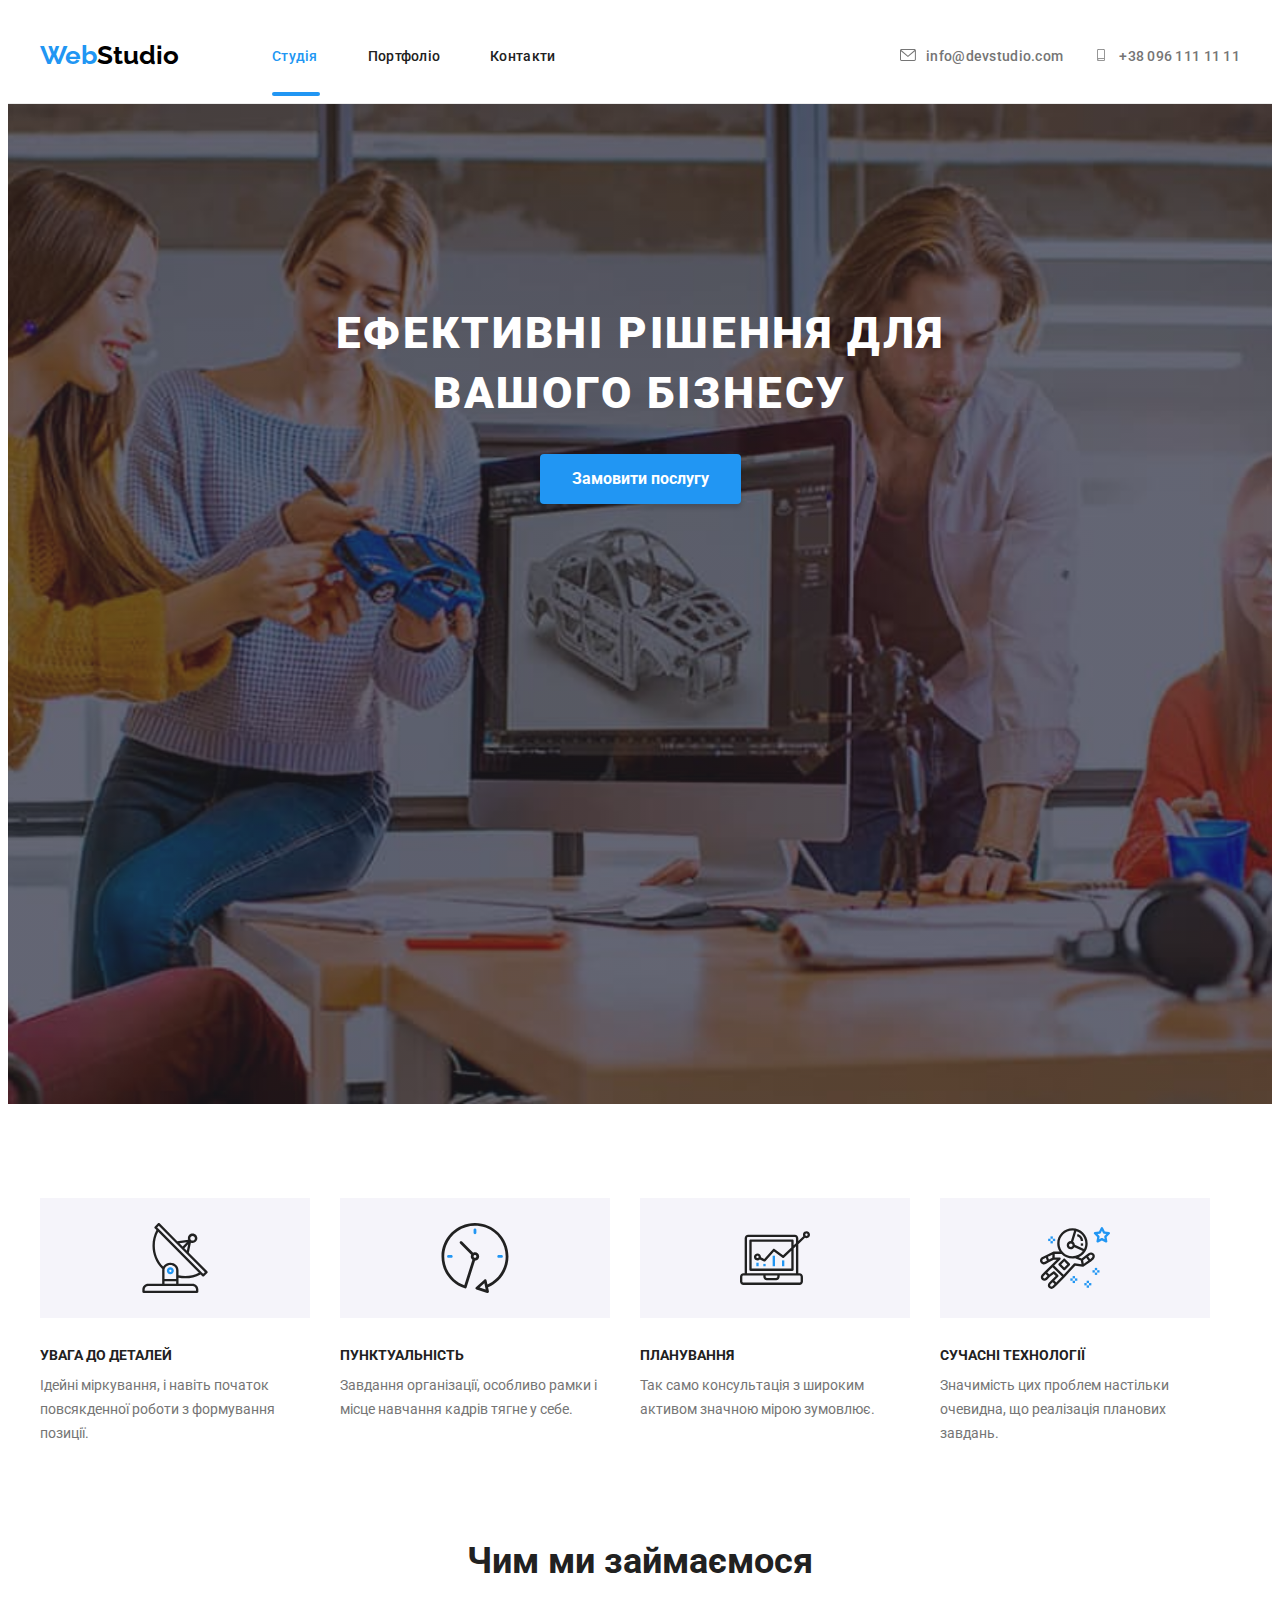
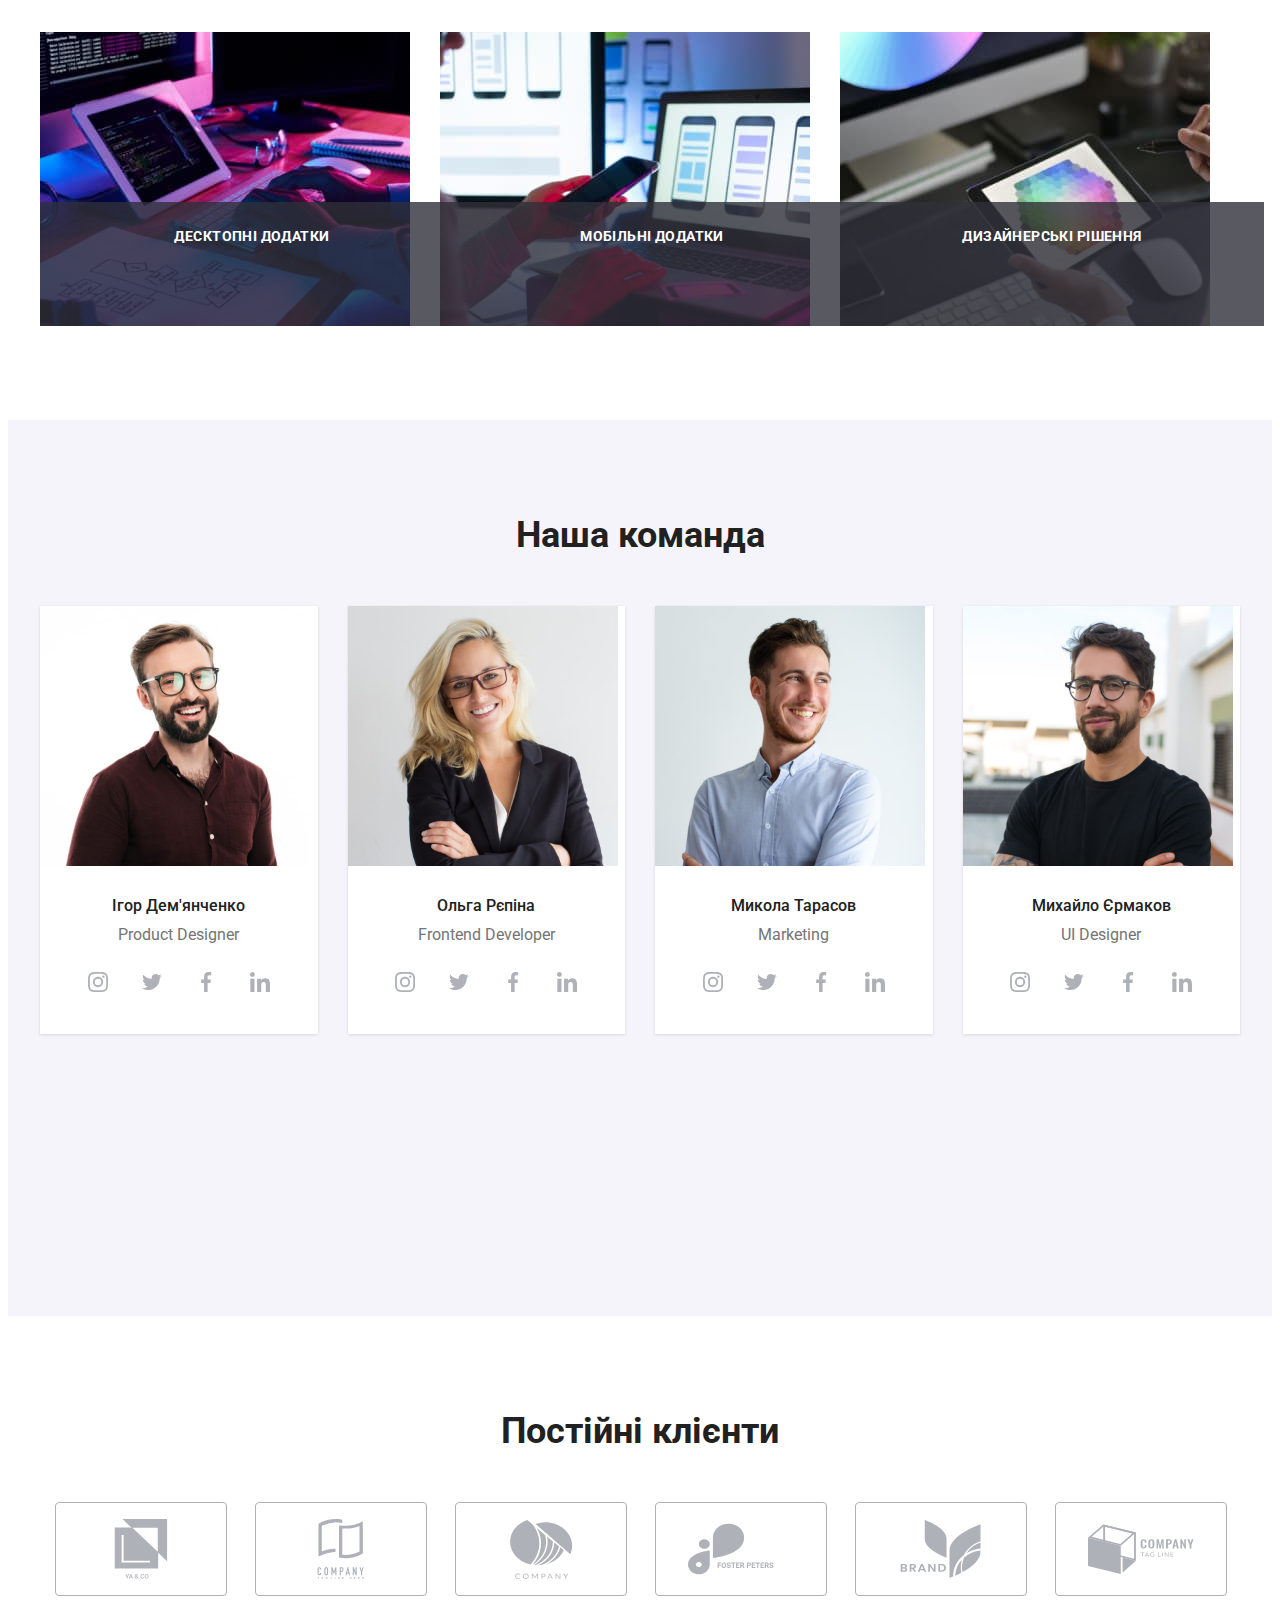
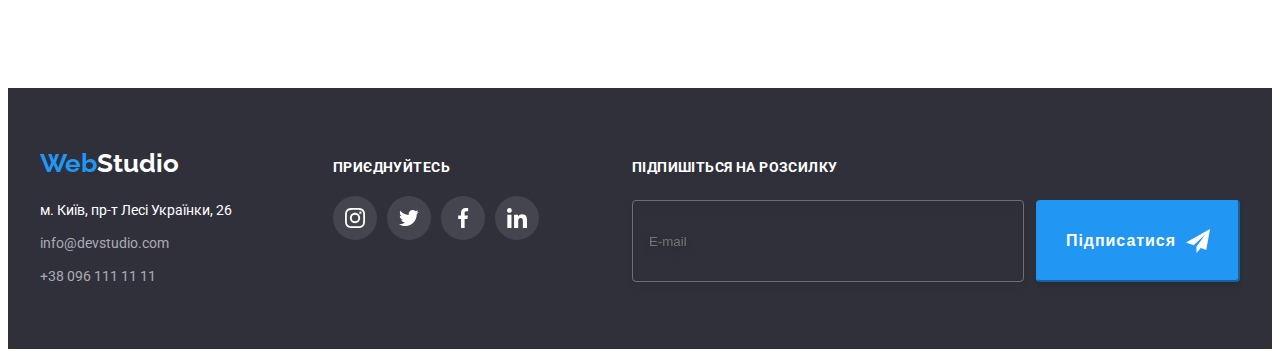
<file: index.html>
<!DOCTYPE html>
<html lang="uk">
<head>
    <meta charset="UTF-8">
    <meta http-equiv="X-UA-Compatible" content="IE=edge">
    <meta name="viewport" content="width=device-width, initial-scale=1.0">
    <title>WebStudio</title>
    <link rel="preconnect" href="https://fonts.googleapis.com">
    <link rel="preconnect" href="https://fonts.gstatic.com" crossorigin>
    <link href="https://fonts.googleapis.com/css2?family=Raleway:wght@700&family=Roboto:wght@400;500;700;900&display=swap" rel="stylesheet">
    <link rel="stylesheet" href="https://cdnjs.cloudflare.com/ajax/libs/modern-normalize/1.1.0/modern-normalize.min.css" 
    integrity="sha512-wpPYUAdjBVSE4KJnH1VR1HeZfpl1ub8YT/NKx4PuQ5NmX2tKuGu6U/JRp5y+Y8XG2tV+wKQpNHVUX03MfMFn9Q==" 
    crossorigin="anonymous" 
    referrerpolicy="no-referrer" />
    <link
    rel="stylesheet"
    href="https://cdnjs.cloudflare.com/ajax/libs/animate.css/4.1.1/animate.min.css"
  />
    <link rel="stylesheet" href="./css/main.css">
</head>

<body class="site-body">
    <header class="header">
    <div class="container header-container">
        <nav class="header-navigation">
        <a href="./index.html" class="header-logo link"> <span class="head-logo">Web</span>Studio</a>
        <ul class="header-list list">
         <li class="header-item"><a href="./index.html" class="header-link link current studio">Студія</a></li>
         <li class="header-item"><a href="./portfolio.html" class="header-link link">Портфоліо</a></li>
         <li class="header-item"><a href="#" class="header-link link">Контакти</a></li>
        </ul>
        </nav>
            <ul class="header-list-contact list">
                <li><a class="header-mail link" href="mailto:info@devstudio.com">
                    <svg class="header-mail-logo">
                        <use href="./img/icons.svg#icon-envelope-hover" width="16" height="12"></use>
                    </svg>info@devstudio.com</a></li>
                <li><a class="header-tel link" href="tel:+380961111111">
                    <svg class="header-tel-logo">
                        <use href="./img/icons.svg#icon-smartphone" width="16" height="12"></use>
                    </svg>+38 096 111 11 11</a></li>
            </ul>
    </div>
    </header>

    <main>
      <section class="hero">
       <div class="container">
            <h1 class="hero-title">
                Ефективні рішення для вашого бізнесу
            </h1>
            <button class="hero-title-btn" type="button" data-modal-open>Замовити послугу</button>
       </div>
      </section>
      <section class="content">
        <div class="container">
            <h2 class="visually-hidden">Особливості</h2>
                <ul class="content-list list">
                    <li class="content-list-item antenna1-icon">
                        <h3 class="content-title">УВАГА ДО ДЕТАЛЕЙ</h3>
                        <p class="content-text">
                            Ідейні міркування, і навіть початок повсякденної роботи з формування позиції.
                        </p>
                    </li>
                    <li class="content-list-item clock1-icon">
                        <h3 class="content-title">ПУНКТУАЛЬНІСТЬ</h3>
                        <p class="content-text">
                            Завдання організації, особливо рамки і місце навчання кадрів тягне у себе.
                        </p>
                    </li>
                    <li class="content-list-item diagram1-icon">
                        <h3 class="content-title">ПЛАНУВАННЯ</h3>
                        <p class="content-text">
                            Так само консультація з широким активом значною мірою зумовлює.
                        </p>
                    </li>
                    <li class="content-list-item astronaut1-icon">
                        <h3 class="content-title">СУЧАСНІ ТЕХНОЛОГІЇ</h3>
                        <p class="content-text">
                            Значимість цих проблем настільки очевидна, що реалізація планових завдань.
                        </p>
                    </li>
                </ul>
        </div>
      </section>
      <section class="box-item">
       <div class="container">
            <h2 class="box-title">
                Чим ми займаємося
            </h2>
                <ul class="box-list list">
                    <li class="box-img">
                     <div class="box-img-wrap">   
                     <img src="./img/займаємось1.jpg" 
                        alt="computer-working" 
                        width="370">
                        <p class="box-list-text">Десктопні додатки</p>
                        </div>
                    </li>
                    <li class="box-img">
                    <div class="box-img-wrap"> 
                     <img src="./img/займаємось2.jpg" 
                        alt="telephone-working" 
                        width="370">
                        <p class="box-list-text">Мобільні додатки</p>
                    </div>
                    </li>
                    <li class="box-img">
                    <div class="box-img-wrap"> 
                     <img src="./img/займаємось3.jpg" 
                        alt="tablet-working" 
                        width="370">
                        <p class="box-list-text">Дизайнерські рішення</p>
                    </div>
                    </li>
                </ul>
       </div>
      </section>
      <section class="team">
        <div class="container">
            <h2 class="team-title"> 
                Наша команда 
            </h2>
            <ul class="team-list list">
                <li class="team-item">
                 <img src="./img/ігор1.jpg" 
                 alt="Ігор Дем'янченко"
                 width="270">
                 <div class="team-worker-profession">
                     <h3 class="team-comand">Ігор Дем'янченко</h3>
                     <p lang="en" class="team-special">Product Designer</p>
                     <ul class="team-soc-list list">
                    <li class="team-soc-item">
                    <a
                      href=""
                      class="team-soc-link link"
                      aria-label="instagram">
                    <svg class="team-soc-icon" width="20" height="20">
                        <use href="./img/icons.svg#icon-instagram"></use>
                    </svg>
                    </a>
                    </li>
                    <li class="team-soc-item">
                    <a href="" class="team-soc-link link"
                    aria-label="twitter">
                    <svg class="team-soc-icon" width="20" height="20">
                        <use href="./img/icons.svg#icon-twitter"></use>
                    </svg>
                    </a>
                    </li>
                    <li class="team-soc-item">
                    <a href="" class="team-soc-link link"
                    aria-label="facebook">
                        <svg class="team-soc-icon" width="20" height="20">
                        <use href="./img/icons.svg#icon-facebook"></use>
                    </svg>
                    </a>
                    </li>
                    <li class="team-soc-item">
                    <a href="" class="team-soc-link link"
                    aria-label="linkedin">
                        <svg class="team-soc-icon" width="20" height="20">
                        <use href="./img/icons.svg#icon-linkedin-1"></use>
                    </svg>
                    </a>
                    </li>
                    </ul>
                 </div>
                </li>
                <li class="team-item">
                 <img src="./img/ольга2.jpg" 
                 alt="Ольга Рєпіна"
                 width="270">
                 <div class="team-worker-profession">
                     <h3 class="team-comand">Ольга Рєпіна</h3>
                     <p lang="en" class="team-special">Frontend Developer</p>
                  <ul class="team-soc-list list">
                    <li class="team-soc-item">
                    <a
                      href=""
                      class="team-soc-link link"
                      aria-label="instagram">
                    <svg class="team-soc-icon" width="20" height="20">
                        <use href="./img/icons.svg#icon-instagram"></use>
                    </svg>
                    </a>
                    </li>
                    <li class="team-soc-item">
                    <a href="" class="team-soc-link link"
                    aria-label="twitter">
                    <svg class="team-soc-icon" width="20" height="20">
                        <use href="./img/icons.svg#icon-twitter"></use>
                    </svg>
                    </a>
                    </li>
                    <li class="team-soc-item">
                    <a href="" class="team-soc-link link"
                    aria-label="facebook">
                        <svg class="team-soc-icon" width="20" height="20">
                        <use href="./img/icons.svg#icon-facebook"></use>
                    </svg>
                    </a>
                    </li>
                    <li class="team-soc-item">
                    <a href="" class="team-soc-link link"
                    aria-label="linkedin">
                        <svg class="team-soc-icon" width="20" height="20">
                        <use href="./img/icons.svg#icon-linkedin-1"></use>
                    </svg>
                    </a>
                    </li>
                    </ul>
                 </div>
                </li>
                <li class="team-item">
                 <img src="./img/микола3.jpg" 
                 alt="Микола Тарасов"
                 width="270">
                 <div class="team-worker-profession">
                     <h3 class="team-comand">Микола Тарасов</h3>
                     <p lang="en" class="team-special">Marketing</p>
                     <ul class="team-soc-list list">
                    <li class="team-soc-item">
                    <a
                      href=""
                      class="team-soc-link link"
                      aria-label="instagram">
                    <svg class="team-soc-icon" width="20" height="20">
                        <use href="./img/icons.svg#icon-instagram"></use>
                    </svg>
                    </a>
                    </li>
                    <li class="team-soc-item">
                    <a href="" class="team-soc-link link"
                    aria-label="twitter">
                    <svg class="team-soc-icon" width="20" height="20">
                        <use href="./img/icons.svg#icon-twitter"></use>
                    </svg>
                    </a>
                    </li>
                    <li class="team-soc-item">
                    <a href="" class="team-soc-link link"
                    aria-label="facebook">
                        <svg class="team-soc-icon" width="20" height="20">
                        <use href="./img/icons.svg#icon-facebook"></use>
                    </svg>
                    </a>
                    </li>
                    <li class="team-soc-item">
                    <a href="" class="team-soc-link link"
                    aria-label="linkedin">
                        <svg class="team-soc-icon" width="20" height="20">
                        <use href="./img/icons.svg#icon-linkedin-1"></use>
                    </svg>
                    </a>
                    </li>
                    </ul>
                 </div>
                </li>
                <li class="team-item">
                 <img src="./img/михайло4.jpg" 
                 alt="Михайло Єрмаков"
                 width="270">
                 <div class="team-worker-profession">
                     <h3 class="team-comand">Михайло Єрмаков</h3>
                     <p lang="en" class="team-special">UI Designer</p>
                    <ul class="team-soc-list list">
                    <li class="team-soc-item">
                    <a
                      href=""
                      class="team-soc-link link"
                      aria-label="instagram">
                    <svg class="team-soc-icon" width="20" height="20">
                        <use href="./img/icons.svg#icon-instagram"></use>
                    </svg>
                    </a>
                    </li>
                    <li class="team-soc-item">
                    <a href="" class="team-soc-link link"
                    aria-label="twitter">
                    <svg class="team-soc-icon" width="20" height="20">
                        <use href="./img/icons.svg#icon-twitter"></use>
                    </svg>
                    </a>
                    </li>
                    <li class="team-soc-item">
                    <a href="" class="team-soc-link link"
                    aria-label="facebook">
                        <svg class="team-soc-icon" width="20" height="20">
                        <use href="./img/icons.svg#icon-facebook"></use>
                    </svg>
                    </a>
                    </li>
                    <li class="team-soc-item">
                    <a href="" class="team-soc-link link"
                    aria-label="linkedin">
                        <svg class="team-soc-icon" width="20" height="20">
                        <use href="./img/icons.svg#icon-linkedin-1"></use>
                    </svg>
                    </a>
                    </li>
                    </ul>
                 </div>
                </li>
            </ul>
        </div>
      </section>
      <section class="clients">
        <div class="container">
            <h2 class="clients-title">Постійні клієнти</h2>
            <ul class="clients-list list">
                <li class="clients-item">
                    <a href="" class="clients-item-link link">
                        <svg class="clients-icon" width="106" height="60">
                            <use href="./img/icons.svg#icon-group"></use>
                        </svg>
                    </a></li>
                <li class="clients-item">
                    <a href="" class="clients-item-link link">
                        <svg class="clients-icon" width="106" height="60">
                            <use href="./img/icons.svg#icon-group2"></use>
                        </svg>
                    </a></li>
                <li class="clients-item">
                    <a href="" class="clients-item-link link">
                        <svg class="clients-icon" width="106" height="60">
                            <use href="./img/icons.svg#icon-group3"></use>
                        </svg>
                    </a></li>
                <li class="clients-item">
                    <a href="" class="clients-item-link link">
                        <svg class="clients-icon" width="106" height="60">
                            <use href="./img/icons.svg#icon-group4"></use>
                        </svg>
                    </a></li>
                <li class="clients-item">
                    <a href="" class="clients-item-link link">
                        <svg class="clients-icon" width="106" height="60">
                            <use href="./img/icons.svg#icon-group5"></use>
                        </svg>
                    </a></li>
                <li class="clients-item">
                    <a href="" class="clients-item-link link">
                        <svg class="clients-icon" width="106" height="60">
                            <use href="./img/icons.svg#icon-group6"></use>
                        </svg>
                    </a></li>
            </ul>
        </div>
      </section>
    </main>

    <footer class="footer">
        <div class="container">
            <div class="footer-address">
            <a href="./index.html" class="footer-logo link"><span class="foot-logo">Web</span>Studio</a>
            <address class="footer-address-list">
              <p class="adress">м. Київ, пр-т Лесі Українки, 26</p>
              <ul class="footer-list list">
                <li class="footer-mail-li"><a class="footer-mail link" href="maito:info@devstudio.com">info@devstudio.com</a></li>
                <li><a class="footer-tel link" href="tel:+380961111111">+38 096 111 11 11</a></li> 
              </ul>
            </address>
            </div>
            <div class="footer-soc">
                <p class="footer-soc-title">Приєднуйтесь</p>
                 <ul class="footer-soc-list list">
                    <li class="footer-soc-item">
                    <a
                      href=""
                      class="footer-soc-link link"
                      aria-label="instagram">
                    <svg class="footer-soc-icon" width="20" height="20">
                        <use href="./img/icons.svg#icon-instagram"></use>
                    </svg>
                    </a>
                    </li>
                    <li class="footer-soc-item">
                    <a href="" class="footer-soc-link link"
                    aria-label="twitter">
                    <svg class="footer-soc-icon" width="20" height="20">
                        <use href="./img/icons.svg#icon-twitter"></use>
                    </svg>
                    </a>
                    </li>
                    <li class="footer-soc-item">
                    <a href="" class="footer-soc-link link"
                    aria-label="facebook">
                        <svg class="footer-soc-icon" width="20" height="20">
                        <use href="./img/icons.svg#icon-facebook"></use>
                    </svg>
                    </a>
                    </li>
                    <li class="footer-soc-item">
                    <a href="" class="footer-soc-link link"
                    aria-label="linkedin">
                        <svg class="footer-soc-icon" width="20" height="20">
                        <use href="./img/icons.svg#icon-linkedin-1"></use>
                    </svg>
                    </a>
                    </li>
                    </ul>
            </div>
        <div class="online-wrap">
        <p class="online-title">Підпишіться на розсилку</p>
        <form class="online-form">
            <input type="email" 
            placeholder="E-mail" 
            class="online-input" 
            name="online-name">
            <button type="submit" class="send-btn">Підписатися
                <svg class="send-icon" width="24" height="24">
                    <use href="./img/icons.svg#icon-telegram"></use>
                </svg>
            </button>
        </form>
        </div>
        </div>
    </footer>
    <div class="backdrop is-hidden" data-modal>
        <div class="modal">
            <button type="button" class="modal-close" data-modal-close>
                <svg class="modal-close-icon" width="18" height="18">
                    <use href="./img/icons.svg#icon-close"></use>
                </svg>
            </button>
            <p class="modal-title">Залиште свої дані, ми вам передзвонимо</p>
            <form class="modal-form">
            <div class="modal-field">
            <label for="user-name" class="input-label">Ім'я</label>
            <div class="input-wrap">
            <input 
             type="text" 
             name="user-name" 
             class="modal-input"
             placeholder=" "
             required
             id="user-name"
             />
             <svg class="modal-input-icon" width="18" height="18">
                <use href="./img/icons.svg#icon-person"></use>
             </svg>  
            </div>
            </div>
            <div class="modal-field">
            <label for="user-tel" class="input-label">Телефон</label>
            <div class="input-wrap"> 
            <input 
             type="tel" 
             name="user-tel" 
             class="modal-input"
             placeholder=" "
             title="+380 (99) 111-11-11"
             required
             id="user-tel"
             />
             <svg class="modal-input-icon" width="18" height="18">
                <use href="./img/icons.svg#icon-phone-black"></use>
             </svg>
            </div>
            </div>
            <div class="modal-field">
            <label for="user-email" class="input-label">Пошта</label>
             <div class="input-wrap">
             <input 
             type="email" 
             name="user-email" 
             class="modal-input"
             placeholder=" "
             id="user-email"
             />
             <svg class="modal-input-icon" width="18" height="18">
                <use href="./img/icons.svg#icon-email-black"></use>
             </svg>
             </div>
             </div>
            <div class="modal-field">
            <label for="user-comment" class="input-label">Коментар</label>
            <textarea 
            name="user-comment" 
            id="user-comment" 
            class="modal-text"
            placeholder="Введіть текст"
            ></textarea>
            </div>
            <div class="modal-field modal-btn-befor">
                <input type="checkbox" 
                name="privacy" 
                id="privacy"
                 class="input-check visually-hidden">
                <label for="privacy" class="check-text">
                    <span>
                        <svg class="check-icon" width="16" height="15">
                         <use href="./img/icons.svg#icon-check"></use>
                        </svg>
                    </span> Погоджуюся з розсилкою та приймаю
                         <a href="" class="umovy-link">Умови договору</a>
                </label>
            </div>
            <button type="submit" class="modal-btn">Відправити</button>
            </form>
        </div>
    </div>
    <script src="./js/modal.js"></script> 
</body>
</html>
</file>
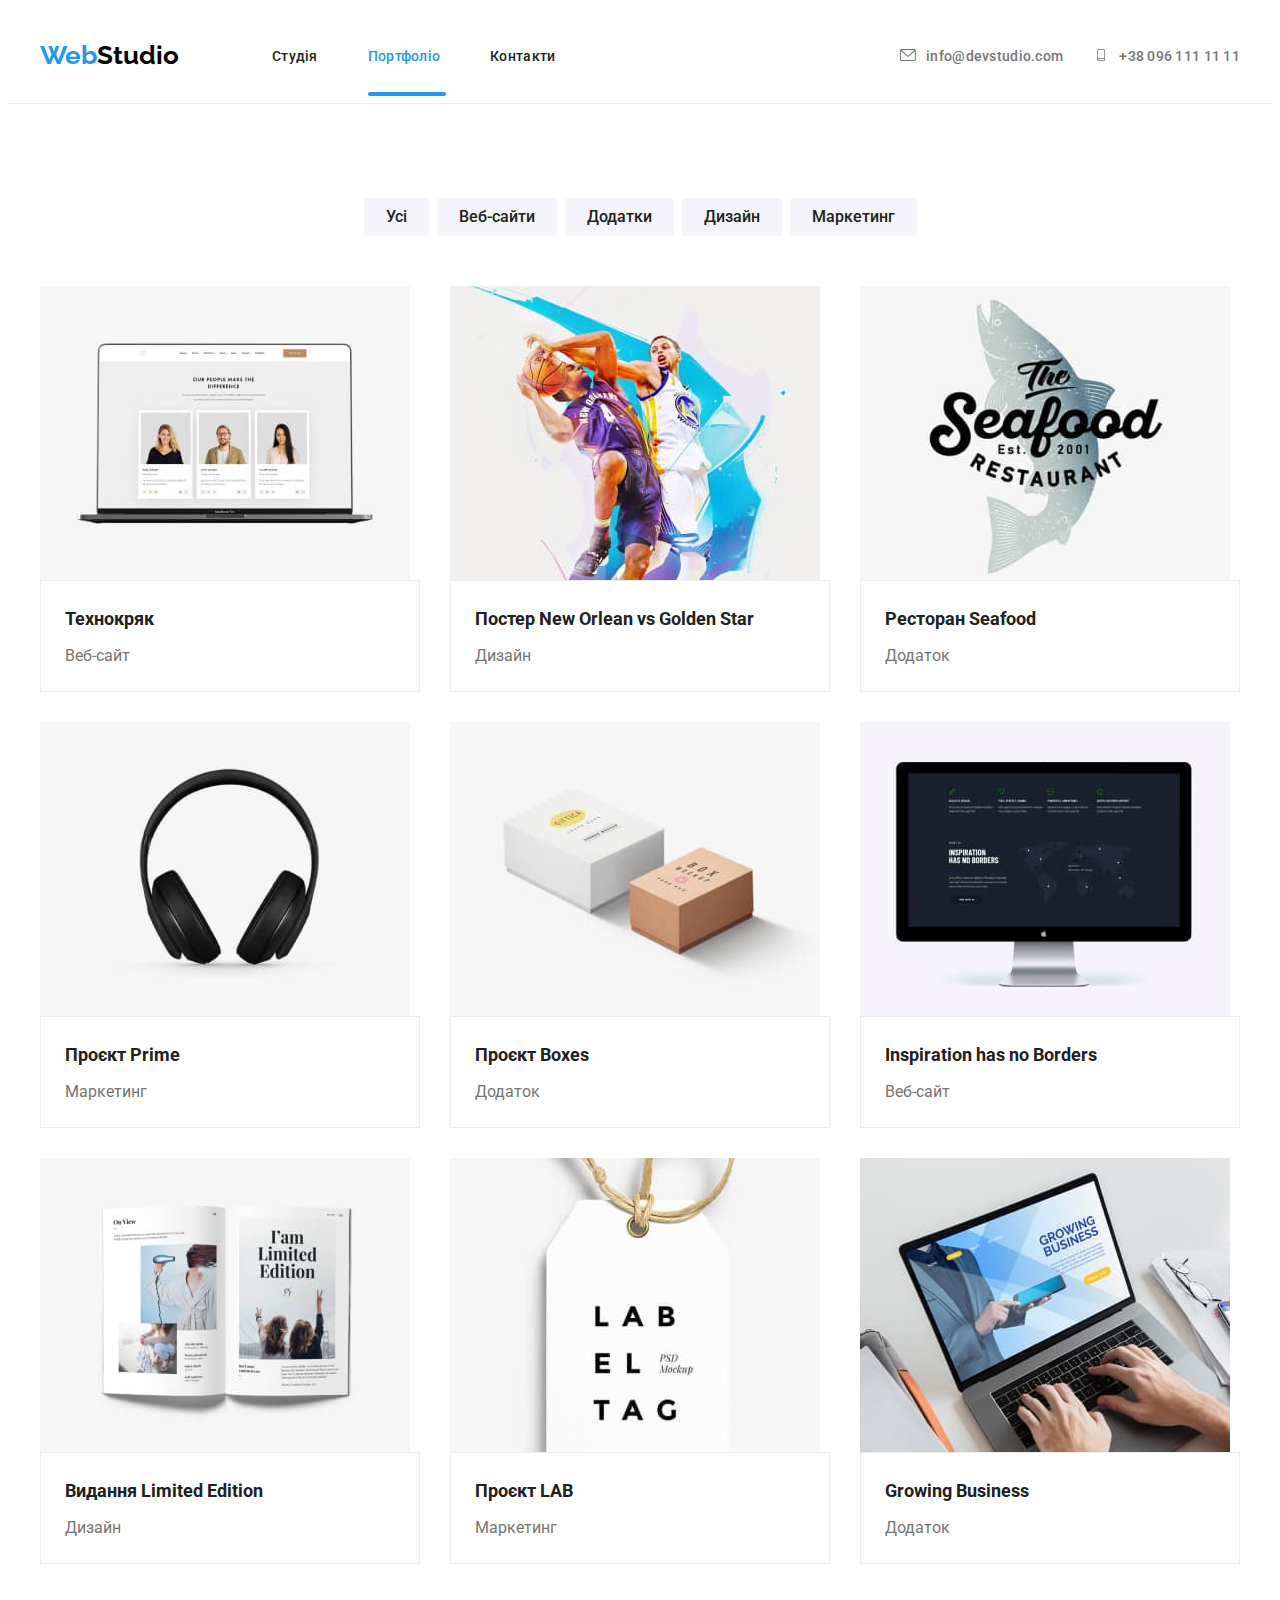
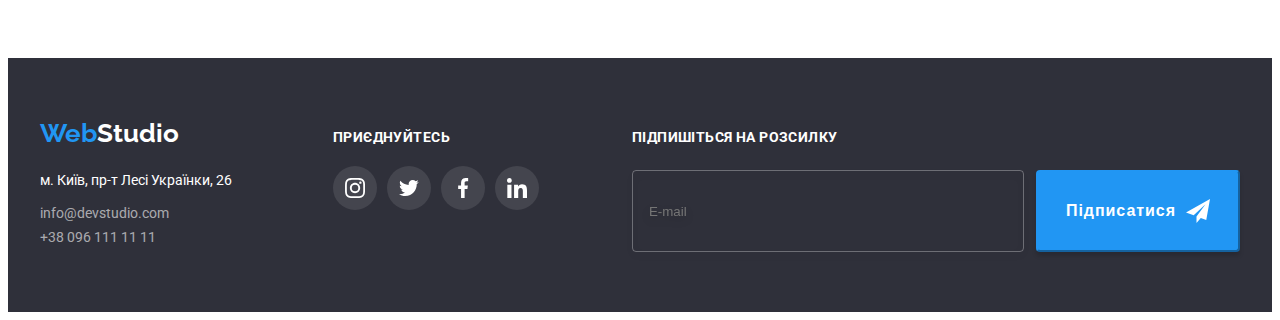
<file: portfolio.html>
<!DOCTYPE html>
<html lang="uk">
 <head>
    <meta charset="UTF-8" />
    <meta http-equiv="X-UA-Compatible" content="IE=edge" />
    <meta name="viewport" content="width=device-width, initial-scale=1.0" />
    <title>WebStudio</title>
    <link rel="preconnect" href="https://fonts.googleapis.com" />      
    <link rel="preconnect" href="https://fonts.gstatic.com" crossorigin />
    <link href="https://fonts.googleapis.com/css2?family=Raleway:wght@700&family=Roboto:wght@400;500;700;900&display=swap" rel="stylesheet"/>
    <link rel="stylesheet" href="https://cdnjs.cloudflare.com/ajax/libs/modern-normalize/1.1.0/modern-normalize.min.css" 
    integrity="sha512-wpPYUAdjBVSE4KJnH1VR1HeZfpl1ub8YT/NKx4PuQ5NmX2tKuGu6U/JRp5y+Y8XG2tV+wKQpNHVUX03MfMFn9Q==" 
    crossorigin="anonymous" 
    referrerpolicy="no-referrer" />
    <link
    rel="stylesheet"
    href="https://cdnjs.cloudflare.com/ajax/libs/animate.css/4.1.1/animate.min.css"
  />
    <link rel="stylesheet" href="./css/main.css" />
</head>

<body class="site-body">
    <header class="header">
      <div class="container header-container">
        <nav class="header-navigation">
        <a href="./index.html" class="header-logo link"> <span class="head-logo">Web</span>Studio</a>
        <ul class="header-list list">
         <li class="header-item"> <a href="./index.html" class="header-link link">Студія</a></li>
         <li class="header-item"><a href="./portfolio.html" class="header-link link current portfolio">Портфоліо</a></li>
         <li class="header-item"><a href="#" class="header-link link">Контакти</a></li>
        </ul>
        </nav>
        <ul class="header-list-contact list">
            <li><a class="header-mail link" href="mailto:info@devstudio.com">
              <svg class="header-mail-logo">
                        <use href="./img/icons.svg#icon-envelope-hover" width="16" height="12"></use>
                    </svg>info@devstudio.com</a></li>
            <li><a class="header-tel link" href="tel:+380961111111">
               <svg class="header-tel-logo">
                        <use href="./img/icons.svg#icon-smartphone" width="16" height="12"></use>
                    </svg>+38 096 111 11 11</a></li>
        </ul>
      </div>
    </header>
      <main>
        <section class="portfol-sek">
          <h1 class="visually-hidden">Портфоліо</h1>
          <div class="container">
          <ul class="main list">
            <li><button type="button" class="main-btn link">Усі</button></li>
            <li><button type="button" class="main-btn link">Веб-сайти</button></li>
            <li><button type="button" class="main-btn link">Додатки</button></li>
            <li><button type="button" class="main-btn link">Дизайн</button></li>
            <li><button type="button" class="main-btn link">Маркетинг</button></li>
          </ul>

          <ul class="portfol list">
            <li class="portfol-grid">
            <a class="portfol-item link" href="">
               <div class="portfol-top-wrap">
                <img
                  src="./img/portfolio/tehno1.jpg"
                  alt="comp"
                  width="370"
                  height="294"
                />
                <p class="portfol-top-text">Ресурс пропонує комплексні пропозиції з різним рівнем функціоналу та сервісів. Все це дозволить відвідувачу отримати вичерпні відомості про компанію чи приватну особу.</p>
               </div>
                <div class="portfol-info">
                  <h2 class="portfol-title">Технокряк</h2>
                  <p class="portfol-text" >Веб-сайт</p>
               </div>
            </a>
            </li>
            <li class="portfol-grid">
              <a class="portfol-item link" href="">
              <div class="portfol-top-wrap">
              <img src="./img/portfolio/poster2.jpg" 
              alt="poster" />
               <p class="portfol-top-text">Ресурс пропонує комплексні пропозиції з різним рівнем функціоналу та сервісів. Все це дозволить відвідувачу отримати вичерпні відомості про компанію чи приватну особу.</p>
             </div>
              <div class="portfol-info">
                <h2 lang="en" class="portfol-title">Постер New Orlean vs Golden Star</h2>
                <p class="portfol-text" >Дизайн</p>
              </div>
            </a>
            </li>
            <li class="portfol-grid">
              <a class="portfol-item link" href="">
              <div class="portfol-top-wrap">
              <img
                src="./img/portfolio/restourant3.jpg"
                alt="restourant"/>
               <p class="portfol-top-text">Ресурс пропонує комплексні пропозиції з різним рівнем функціоналу та сервісів. Все це дозволить відвідувачу отримати вичерпні відомості про компанію чи приватну особу.</p>
             </div>
               <div class="portfol-info">
                <h2 class="portfol-title" >Ресторан Seafood</h2>
                <p class="portfol-text" >Додаток</p>
             </div>
            </a>
            </li>
            <li class="portfol-grid">
              <a class="portfol-item link" href="">
              <div class="portfol-top-wrap">
              <img src="./img/portfolio/prime4.jpg" 
              alt="gadjet"/>
               <p class="portfol-top-text">Ресурс пропонує комплексні пропозиції з різним рівнем функціоналу та сервісів. Все це дозволить відвідувачу отримати вичерпні відомості про компанію чи приватну особу.</p>
              </div>
               <div class="portfol-info">
                <h2 lang="en" class="portfol-title">Проєкт Prime</h2>
                <p class="portfol-text" >Маркетинг</p>
              </div>
            </a>
            </li>
            <li class="portfol-grid">
              <a class="portfol-item link" href="">
              <div class="portfol-top-wrap">
              <img src="./img/portfolio/boxes5.jpg" 
              alt="box" />
               <p class="portfol-top-text">Ресурс пропонує комплексні пропозиції з різним рівнем функціоналу та сервісів. Все це дозволить відвідувачу отримати вичерпні відомості про компанію чи приватну особу.</p>
             </div>
               <div class="portfol-info">
                <h2 class="portfol-title" >Проєкт Boxes</h2>
                <p class="portfol-text" >Додаток</p>
             </div>
            </a>
            </li>
            <li class="portfol-grid">
              <a class="portfol-item link" href="">
              <div class="portfol-top-wrap">
              <img src="./img/portfolio/inspiration6.jpg" 
              alt="pc" />
               <p class="portfol-top-text">Ресурс пропонує комплексні пропозиції з різним рівнем функціоналу та сервісів. Все це дозволить відвідувачу отримати вичерпні відомості про компанію чи приватну особу.</p>
              </div>
               <div class="portfol-info">
                <h2 lang="en" class="portfol-title" >Inspiration has no Borders</h2>
                <p class="portfol-text" >Веб-сайт</p>
              </div>
            </a>
            </li>
            <li class="portfol-grid">
              <a class="portfol-item link" href="">
              <div class="portfol-top-wrap">
              <img src="./img/portfolio/limited7.jpg" 
              alt="magazine" />
               <p class="portfol-top-text">Ресурс пропонує комплексні пропозиції з різним рівнем функціоналу та сервісів. Все це дозволить відвідувачу отримати вичерпні відомості про компанію чи приватну особу.</p>
             </div>
               <div class="portfol-info">
                <h2 lang="en" class="portfol-title" >Видання Limited Edition</h2>
                <p class="portfol-text" >Дизайн</p>
             </div>
            </a>
            </li>
            <li class="portfol-grid">
              <a class="portfol-item link" href="">
              <div class="portfol-top-wrap">
              <img src="./img/portfolio/lab8.jpg" 
              alt="lab" />
               <p class="portfol-top-text">Ресурс пропонує комплексні пропозиції з різним рівнем функціоналу та сервісів. Все це дозволить відвідувачу отримати вичерпні відомості про компанію чи приватну особу.</p>
             </div>
               <div class="portfol-info">
                <h2 class="portfol-title" >Проєкт LAB</h2>
                <p class="portfol-text" >Маркетинг</p>
             </div>
            </a>
            </li>
            <li class="portfol-grid">
              <a class="portfol-item link" href="">
              <div class="portfol-top-wrap">
              <img src="./img/portfolio/growing9.jpg" 
              alt="notebook" />
               <p class="portfol-top-text">Ресурс пропонує комплексні пропозиції з різним рівнем функціоналу та сервісів. Все це дозволить відвідувачу отримати вичерпні відомості про компанію чи приватну особу.</p>
              </div>
               <div class="portfol-info">
                <h2 lang="en" class="portfol-title" >Growing Business</h2>
                <p class="portfol-text" >Додаток</p>
              </div>
            </a>
            </li>
          </ul>
        </div>
        </section>
      </main>
</body>
    <footer class="footer">
      <div class="container">
        <div class="footer-address">
        <a href="./index.html" class="footer-logo link"><span class="foot-logo">Web</span>Studio</a>
        <address class="footer-address-list">
          <p class="adress">м. Київ, пр-т Лесі Українки, 26</p>
          <ul class="footer-list list">
            <li><a class="footer-mail link" href="maito:info@devstudio.com">info@devstudio.com</a></li>
            <li><a class="footer-tel link" href="tel:+380961111111">+38 096 111 11 11</a></li> 
          </ul>
        </address>
        </div>
         <div class="footer-soc">
                <p class="footer-soc-title">Приєднуйтесь</p>
                 <ul class="footer-soc-list list">
                    <li class="footer-soc-item">
                    <a
                      href=""
                      class="footer-soc-link link"
                      aria-label="instagram">
                    <svg class="footer-soc-icon" width="20" height="20">
                        <use href="./img/icons.svg#icon-instagram"></use>
                    </svg>
                    </a>
                    </li>
                    <li class="footer-soc-item">
                    <a href="" class="footer-soc-link link"
                    aria-label="twitter">
                    <svg class="footer-soc-icon" width="20" height="20">
                        <use href="./img/icons.svg#icon-twitter"></use>
                    </svg>
                    </a>
                    </li>
                    <li class="footer-soc-item">
                    <a href="" class="footer-soc-link link"
                    aria-label="facebook">
                        <svg class="footer-soc-icon" width="20" height="20">
                        <use href="./img/icons.svg#icon-facebook"></use>
                    </svg>
                    </a>
                    </li>
                    <li class="footer-soc-item">
                    <a href="" class="footer-soc-link link"
                    aria-label="linkedin">
                        <svg class="footer-soc-icon" width="20" height="20">
                        <use href="./img/icons.svg#icon-linkedin-1"></use>
                    </svg>
                    </a>
                    </li>
                    </ul>
          </div>
        <div class="online-wrap">
        <p class="online-title">Підпишіться на розсилку</p>
        <form class="online-form">
            <input type="email" 
            placeholder="E-mail" 
            class="online-input" 
            name="online-name">
            <button type="submit" class="send-btn">Підписатися
                <svg class="send-icon" width="24" height="24">
                    <use href="./img/icons.svg#icon-telegram"></use>
                </svg>
            </button>
        </form>
        </div>
        </div>
    </footer>
  </html>
</html>
</file>
<file: css/main.css>
p, 
h1, 
h2, 
h3,
h4,
h5,
h6 {
  margin: 0;
}

ul, ol {
  margin: 0;
  padding-left: 0;
}
button {
  cursor: pointer;
}
address {
  font-style: normal;
}
img {
  display: block;
  max-width: 100%;
  height: auto;
}

body {
 font-family: 'Roboto', sans-serif;
}

.list {
  list-style: none;
}

.link {
  text-decoration: none;
}
.link:hover,
.link:focus {
  color: #2196f3;
}

.container {
  width: 1200px;
  padding-left: 15px;
  padding-right: 15px;
  margin: 0 auto;

}
.visually-hidden {
  position: absolute;
  width: 1px;
  height: 1px;
  margin: -1px;
  border: 0;
  padding: 0;
  
  clip-path: inset(100%);
  clip: rect(0 0 0 0);
  overflow: hidden;
}
/* ------HEAD--------- */
.header {

  width: 100%;
  background: #ffffff;
  padding-top: 32px;
  padding-bottom: 32px;
  border-bottom: 1px solid rgba(236, 236, 236, 1);
}

.header-container {
display: flex;
align-items: center;
}
.header-navigation {
  display: flex;
  align-items: center;
}
.content-btn {
  cursor: pointer;
}
.header-logo,
.footer-logo{
font-family: 'Raleway';
font-weight: 700;
font-size: 26px;
line-height: 1.19;
color: #000000;
}
.header-logo{
  margin-right: 93px;
}
.header-list{
display: flex;

gap: 50px; 
}
.header-list-contact {
display: flex;
margin-left: auto; 
gap: 30px; 
}
.head-logo,
.foot-logo{
color: #2196F3;
}
.header-link, 
.header-mail,
.header-tel{
font-weight: 500;
font-size: 14px;
line-height: 1.14;
letter-spacing: 0.02em;

color: #212121;
}
.header-mail-logo,
.header-tel-logo{
  fill: currentcolor;
  margin-right: 10px;
  width: 16px;
  height: 12px;
}

.header-mail,
.header-tel{
color: #757575;
margin-left: auto;
}

.header-item .current {
color: #2196f3;
}

.header-item .current.studio::after{
  content:'';
  width: 48px;
  height: 4px;
  background-color: #2196f3;
  border-radius: 2px;
  display: block;
  position: absolute;
  top: 92px;
}
.header-item .current.portfolio::after{
  content:'';
  width: 78px;
  height: 4px;
  background-color: #2196f3;
  border-radius: 2px;
  display: block;
  position: absolute;
  top: 92px;
}
.header-logo,
.head-logo, 
.header-link,
.header-mail,
.header-tel,

.foot-logo {
  transition: color 250ms cubic-bezier(0.4, 0, 0.2, 1);
}
/* ------HERO------- */
.hero{
background-color: #2F303A;
background-image:linear-gradient(
  rgba(47, 48, 58, 0.4),
  rgba(47, 48, 58, 0.4)
  ), 
  url(../img/head-bg1.jpg);
max-width: 1600px;
height: 600px;
margin: 0 auto;
background-repeat: no-repeat;
background-position: center;
background-size: cover;
padding-top: 200px;
padding-bottom: 200px;
}
.hero-title {
font-weight: 900;
font-size: 44px;
line-height: 1.36;
text-align: center;
text-transform: uppercase;
letter-spacing: 0.06em;
color: #FFFFFF;
width: 696px;
margin-bottom: 30px;
margin-right: auto;
margin-left: auto;
}

.hero-title-btn{
  
font-family: inherit;
font-weight: 700;
font-size: 16px;
line-height: 1.88;


color: #FFFFFF;
margin: 0 auto;
display: block;
padding: 10px 32px;
background-color: #2196f3;
border: 1px #2196f3;
box-shadow: 0px 4px 4px rgba(0, 0, 0, 0.15);
border-radius: 4px;
}
.content {
padding-top: 94px;
padding-bottom: 94px;
}
.content-list {
  display: flex;

  gap: 30px;
}
.content-title {
font-weight: 700;
font-size: 14px;
line-height: 1.14;

text-transform: uppercase;
color: #212121;
margin-bottom: 10px;
}
.content-list-item{
 width: 270px; 
 height: 248px;
}
.content-text{
font-size: 14px;
line-height: 1.71;

color: #757575;
}

.content-list-item::before{
  display: block;
  content: '';
  background-color: rgba(245, 244, 250, 1);
  background-size: auto;
  background-repeat: no-repeat;
  background-position: center;
  margin-bottom: 30px;
  height: 120px;
}
.antenna1-icon::before{
background-image: url(../img/antenna1.svg);
}
.clock1-icon::before{
background-image: url(../img/clock1.svg);
}
.diagram1-icon::before{
  background-image: url(../img/diagram1.svg);
}
.astronaut1-icon::before{
  background-image: url(../img/astronaut1.svg);
}

.box-item{
padding-bottom: 94px;  
}

.box-list {
display: flex;

gap: 30px;
}
.box-img-wrap{
 position: relative;
}
.box-list-text{
font-weight: 700;
font-size: 14px;
line-height: 1.14;
text-align: center;
letter-spacing: 0.03em;
text-transform: uppercase;
background-color: rgba(47, 48, 58, 0.8) ;
color: #FFFFFF;
height: 70px;
width: 370px;
position: absolute;
padding: 27px;
bottom: 0px;
}
.team {
  background-color: #f5f4fa;
  max-width: 1600px;
  height: 708px;
  margin: 0 auto;
  padding-top: 94px;
  padding-bottom: 94px;


}

.box-title,
.team-title,
.clients-title{
font-weight: 700;
font-size: 36px;
line-height: 1.17;
text-align: center;

color: #212121;
margin-bottom: 50px;
}
.team-list{
display: flex;
gap: 30px;
}
.team-item{
background-color: #ffffff;
width: calc((100% - 90px) / 4);
box-shadow: 0px 1px 3px 0px rgba(0, 0, 0, 0.12);

}
.team-img {
  background-color: #ffffff;
  box-shadow: 0px 1px 3px rgba(0, 0, 0, 0.12), 
  0px 1px 1px rgba(0, 0, 0, 0.14),
  0px 2px 1px rgba(0, 0, 0, 0.2);
  border-radius: 0px 0px 4px 4px;
}
.team-comand {
font-weight: 500;
font-size: 16px;
line-height: 1.19;
text-align: center;

color: #212121;
margin-bottom: 10px;
}
.team-special{
line-height: 1.19;
text-align: center;

color: #757575;
margin-bottom: 16px;
}
.team-worker-profession {
padding-top: 30px;
padding-bottom: 30px;
}

.team-soc-list {
display: flex;
justify-content: center;
gap: 10px;
}

.team-soc-item {
width: 44px;
height: 44px;
}

.team-soc-link {
width: 100%;
height: 100%;
background:#FFFFFF;
border-radius: 50%; 
display:flex;
align-items: center;
justify-content: center;
fill: #AFB1B8;
transition: background-color 250ms cubic-bezier(0.4, 0, 0.2, 1), fill 250ms cubic-bezier(0.4, 0, 0.2, 1);
}

.team-soc-link:hover,
.team-soc-link:focus {
  background-color: #2196F3;
  fill: #FFFFFF;
}
.clients {
  padding-top: 94px;
  padding-bottom: 94px;
}

.clients-list {
display: flex;
justify-content: center;
gap: 30px;
}

.clients-item {
  width: 170px;
  height: 92px;

}
.clients-item-link {
width: 100%;
height: 100%;
background:#FFFFFF;
display:flex;
align-items: center;
justify-content: center;
fill: #AFB1B8;
border: 1px solid #AFB1B8;
border-radius: 4px;
transition: fill 250ms cubic-bezier(0.4, 0, 0.2, 1), border 250ms cubic-bezier(0.4, 0, 0.2, 1);
}

.clients-item-link:hover,
.clients-item-link:focus{
fill:  #2196F3;

border: 1px solid #2196F3;
}

/* ------footer----- */
.footer{
background: #2F303A;
max-width: 1600px;
margin: 0 auto;
padding-top: 60px;
padding-bottom: 60px;
}
.footer>.container{
  display: flex;
  align-items:baseline;
justify-content: center;
}
.footer-logo {
font-family: 'Raleway';
font-weight: 700;
font-size: 26px;
line-height: 1.19;

color: #FFFFFF;
display: inline-block;
margin-bottom: 20px;
}
.adress{
font-style: normal;

font-size: 14px;
line-height: 1.71;
margin-bottom: 9px;
color: #FFFFFF;
}
.footer-list{
  display: inline;
}
.footer-mail-li:not(:last-child) {
  margin-bottom: 9px;
}

.footer-mail,
.footer-tel {
font-style: normal;
font-size: 14px;
line-height: 1.71;

color: rgba(255, 255, 255, 0.6);
}
.footer-soc{
  margin-left: auto;
}
.footer-soc-title{
font-weight: 700;
font-size: 14px;
line-height: 1.14;
letter-spacing: 0.03em;
text-transform: uppercase;

color: #FFFFFF;
margin-bottom: 20px;

}

.footer-soc-list {
display: flex;
justify-content: center;
gap: 10px;
}

.footer-soc-item {
width: 44px;
height: 44px;
}
.footer-soc-link {
width: 100%;
height: 100%;
background:rgba(255, 255, 255, 0.1);
border-radius: 50%; 
display:flex;
align-items: center;
justify-content: center;
fill: #FFFFFF;
transition: background-color 250ms cubic-bezier(0.4, 0, 0.2, 1), 
fill 250ms cubic-bezier(0.4, 0, 0.2, 1);
}
.footer-soc-link:hover,
.footer-soc-link:focus {
  background-color: #2196F3;
  fill: #FFFFFF;
}
.online-wrap{
  margin-left: 93px;
}
.online-title{
font-weight: 700;
font-size: 14px;
line-height: 1.71;
letter-spacing: 0.03em;
text-transform: uppercase;
color: #FFFFFF;
margin-bottom: 20px;
}
.online-input{
  width: 358px;
  height: 50px;
  background-color: transparent;
  border: 1px solid rgba(255, 255, 255, 0.3);
  filter: drop-shadow(0px 4px 4px rgba(0, 0, 0, 0.15));
  border-radius: 4px;
  padding: 15px 16px;
}
.send-btn{
padding: 10px 28px;
background: #2196F3;
box-shadow: 0px 4px 4px 0px rgba(0, 0, 0, 0.15);
border-radius: 4px;
border-color: #2196F3;
font-weight: 700;
font-size: 16px;
line-height: 1.88;
display: flex;
align-items: center;
text-align: center;
letter-spacing: 0.06em;
color: #FFFFFF;

}

.online-form{
  display: flex;
  gap: 12px;
}
.send-icon{
  
fill: #FFFFFF;
margin-left: 10px;
}
.footer-online {
  display: flex;
}
/* -----portfolio---- */
.portfol-sek{ 

padding-top: 94px;
padding-bottom: 94px;
}
.main{
  display: flex;
  margin-bottom: 50px;
  justify-content: center;
  gap: 8px;
}
.main-btn {

font-family: inherit;
font-weight: 500;
font-size: 16px;
line-height: 1.63;

color: #212121;
border-radius: 4px;
background-color: #F5F4FA;
border: none;
padding-left: 22px;
padding-right: 22px;
padding-top: 6px;
padding-bottom: 6px;
transition: background-color 250ms cubic-bezier(0.4, 0, 0.2, 1), 
color 250ms cubic-bezier(0.4, 0, 0.2, 1),
box-shadow 250ms cubic-bezier(0.4, 0, 0.2, 1);
}
.main-btn:hover,
.main-btn:focus{
color: #FFFFFF;
background-color: #2196f3;
box-shadow: 0px 2px 2px 0px rgba(0, 0, 0, 0.12),
0px 1px 2px 0px rgba(0, 0, 0, 0.08),
0px 3px 1px 0px rgba(0, 0, 0, 0.1);
}
.portfol{
  display: flex;
  flex-wrap: wrap;
  column-gap: 30px;
  row-gap: 30px;
}
.portfol-grid{
width: calc((100% - 60px) / 3);
}
.portfol-grid:hover  .portfol-top-text{
transform: translateY(0);
}
.portfol-top-wrap{
position: relative; 
overflow: hidden;
}
.portfol-item{
display: block;
transition: box-shadow 250ms cubic-bezier(0.4, 0, 0.2, 1);
}
.portfol-top-text{
position: absolute;
font-size: 18px;
line-height: 1.56;
letter-spacing: 0.03em;
height: 100%;
top: 0;
padding: 63px 24px;
background-color: #2196F3;
color: #FFFFFF;
transform: translateY(100%);
transition: transform 250ms cubic-bezier(0.4, 0, 0.2, 1);
}
.portfol-item:hover,
.portfol-item:focus{
box-shadow: 0px 1px 1px rgba(0, 0, 0, 0.12), 0px 4px 4px rgba(0, 0, 0, 0.06), 1px 4px 6px rgba(0, 0, 0, 0.16);
}

.portfol-info{
  border: 1px solid rgba(238, 238, 238, 1);
  padding: 20px 24px;
}
.portfol-title {
font-weight: 700;
font-size: 18px;
line-height: 2;
margin-bottom: 4px;

color: #212121;
}
.portfol-text {

line-height: 1.88;

color: #757575;
}

.main-btn {
  cursor: pointer;
}

.backdrop{
  width: 100%;
  height: 100%;
  background-color: rgba(0, 0, 0, 0.2);
  position: fixed;
  top: 0;
transition: opacity 250ms cubic-bezier(0.4, 0, 0.2, 1),
visibility 250ms cubic-bezier(0.4, 0, 0.2, 1);
}

.modal{
  width: 528px;
  min-height: 581px;
  background-color: #ffffff;
  border-radius: 5px;
  position: absolute;
  padding: 40px;
  top: 50%;
  left: 50%;
  transform: translate(-50%, -50%) scale(1);
  transition: transform 250ms cubic-bezier(0.4, 0, 0.2, 1);
}
.backdrop.is-hidden.modal{
  transform: translate(-50%, -50%) scale(0);
}
.modal-close{
  width: 30px;
  height: 30px;
  background-color: transparent;
  border: 1px solid rgba(0, 0, 0, 0.1);
  border-radius: 50%;
  position: absolute;
  right: 8px;
  top: 8px;
  display: flex;
  align-items: center;
  justify-content: center;
  cursor: pointer;
  transition: background-color 250ms cubic-bezier(0.4, 0, 0.2, 1);
}
.modal-close:hover{
background-color: #2196F3;
}
.backdrop.is-hidden{
opacity: 0;
visibility: hidden;
pointer-events: none;
}
.modal-title{
font-weight: 700;
font-size: 20px;
line-height: 1.15;
text-align: center;
letter-spacing: 0.03em;
color: #212121;
margin-bottom: 12px;
}
.modal-field{
  margin-bottom: 10px;
}
.input-wrap{
  position: relative;
}
.input-label{
font-size: 12px;
line-height: 1.16;
letter-spacing: 0.01em;
color: #757575;
margin-bottom: 4px;
}
.modal-input{
width: 100%;
height: 40px;
border: 1px solid rgba(33, 33, 33, 0.2);
border-radius: 4px;
outline: transparent;
padding-left: 30px;
color: #2F303A;
font-size: 14px;
 transition: border-color 250ms cubic-bezier(0.4, 0, 0.2, 1),
fill 250ms cubic-bezier(0.4, 0, 0.2, 1);
}
.modal-input::placeholder,
.modal-text::placeholder{
font-size: 13px;
color: #757575;
}
.modal-input:focus{
  border-color: #2196F3;
}
.modal-input:focus+.modal-input-icon{
  fill: #2196F3;
}
.modal-input:not(:focus):not(:placeholder-shown):valid{
  background-color: rgb(124, 235, 124);
}
.modal-input:not(:focus):not(:placeholder-shown):invalid{
  background-color:rgb(190, 107, 107);
}
.modal-input-icon{
  position: absolute;
  left: 8px;
  top: 50%;
  transform: translateY(-50%);
}
.modal-text{
  width: 100%;
  height: 120px;
  border: 1px solid rgba(33, 33, 33, 0.2);
  border-radius: 4px;
  padding: 12px 16px;
  resize: none;
}
.check-text{
font-size: 14px;
line-height: 1.71;
letter-spacing: 0.03em;
color: #757575;
display: flex;
text-align: center;

}
.check-text span{
  width: 16px;
  height: 15px;
  border: 2px solid #212121;
  border-radius: 3px;
  margin-right: 5px;
  display: flex;
  align-items: center;
  justify-content: center;
  fill: transparent;
}
.input-check:checked+ .check-text span{
  background-color: #2196F3;
  border-color: transparent;
  fill: #FFFFFF;
}
.input-check:focus+ .check-text span{
  border-color:#2196F3;
}
.modal-btn-befor{
  margin-bottom: 30px;
}
.modal-btn{
font-weight: 700;
font-size: 16px;
line-height: 1.88;
align-items: center;
text-align: center;
letter-spacing: 0.06em;
background-color:#2196F3;
color: #FFFFFF;
border: 1px solid #2196F3;
border-radius: 4px;
padding: 10px 52px;
margin: 0 auto;
display: block;
transition: box-shadow 250ms cubic-bezier(0.4, 0, 0.2, 1);
}

.modal-btn:hover,
.modal-btn:focus{
  box-shadow: 0px 4px 4px 0px rgba(0, 0, 0, 0.15);
}
.umovy-link{
text-decoration-line: underline;
margin-left: 6px;
color: #2196F3;
}
</file>
